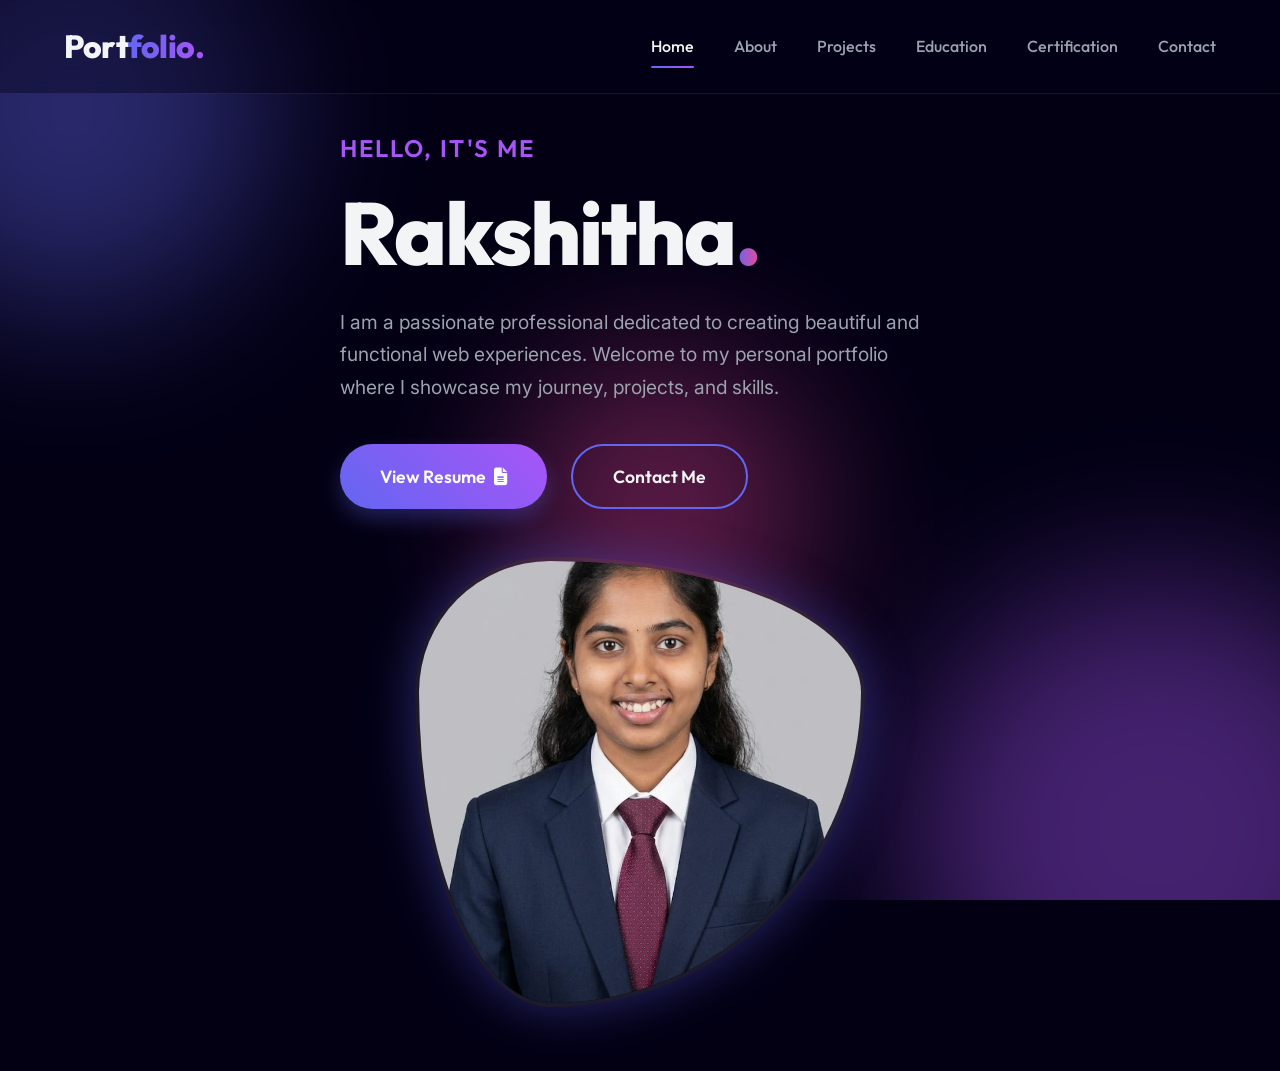
<file: index.html>
<!DOCTYPE html>
<html lang="en">
<head>
    <meta charset="UTF-8">
    <meta name="viewport" content="width=device-width, initial-scale=1.0">
    <title>Portfolio | Home</title>
    <link rel="stylesheet" href="css/styles.css">
    <link href="https://fonts.googleapis.com/css2?family=Inter:wght@300;400;500;600&family=Outfit:wght@400;600;700;800&display=swap" rel="stylesheet">
    <link rel="stylesheet" href="https://cdnjs.cloudflare.com/ajax/libs/font-awesome/6.4.0/css/all.min.css">
</head>
<body>

    <div class="bg-shapes">
        <div class="shape shape-1"></div>
        <div class="shape shape-2"></div>
        <div class="shape shape-3"></div>
    </div>
    <header>
        <a href="index.html" class="logo">Port<span>folio.</span></a>
        <nav class="nav-links">
            <a href="index.html" class="active">Home</a>
            <a href="about.html">About</a>
            <a href="projects.html">Projects</a>
            <a href="education.html">Education</a>
            <a href="certification.html">Certification</a>
            <a href="contact.html">Contact</a>
        </nav>
        <div class="hamburger">
            <i class="fas fa-bars"></i>
        </div>
    </header>

    <section class="hero page-section" id="home">
        <div class="hero-content fade-in">
            <h3>Hello, It's Me</h3>
            <h1>Rakshitha<span>.</span></h1>
            <p>I am a passionate professional dedicated to creating beautiful and functional web experiences. Welcome to my personal portfolio where I showcase my journey, projects, and skills.</p>
            
            <div class="hero-btn-group">
                <a href="resume - Copy.pdf" target="_blank" class="btn">View Resume <i class="fas fa-file-alt" style="margin-left: 8px;"></i></a>
                <a href="contact.html" class="btn btn-outline">Contact Me</a>
            </div>
        </div>

        <div class="hero-image fade-in">
            <div class="img-box">
                <img src="image - Copy.jpeg" alt="Rakshitha">
            </div>
        </div>
    </section>

    <script src="js/script.js"></script>
</body>
</html>
</file>
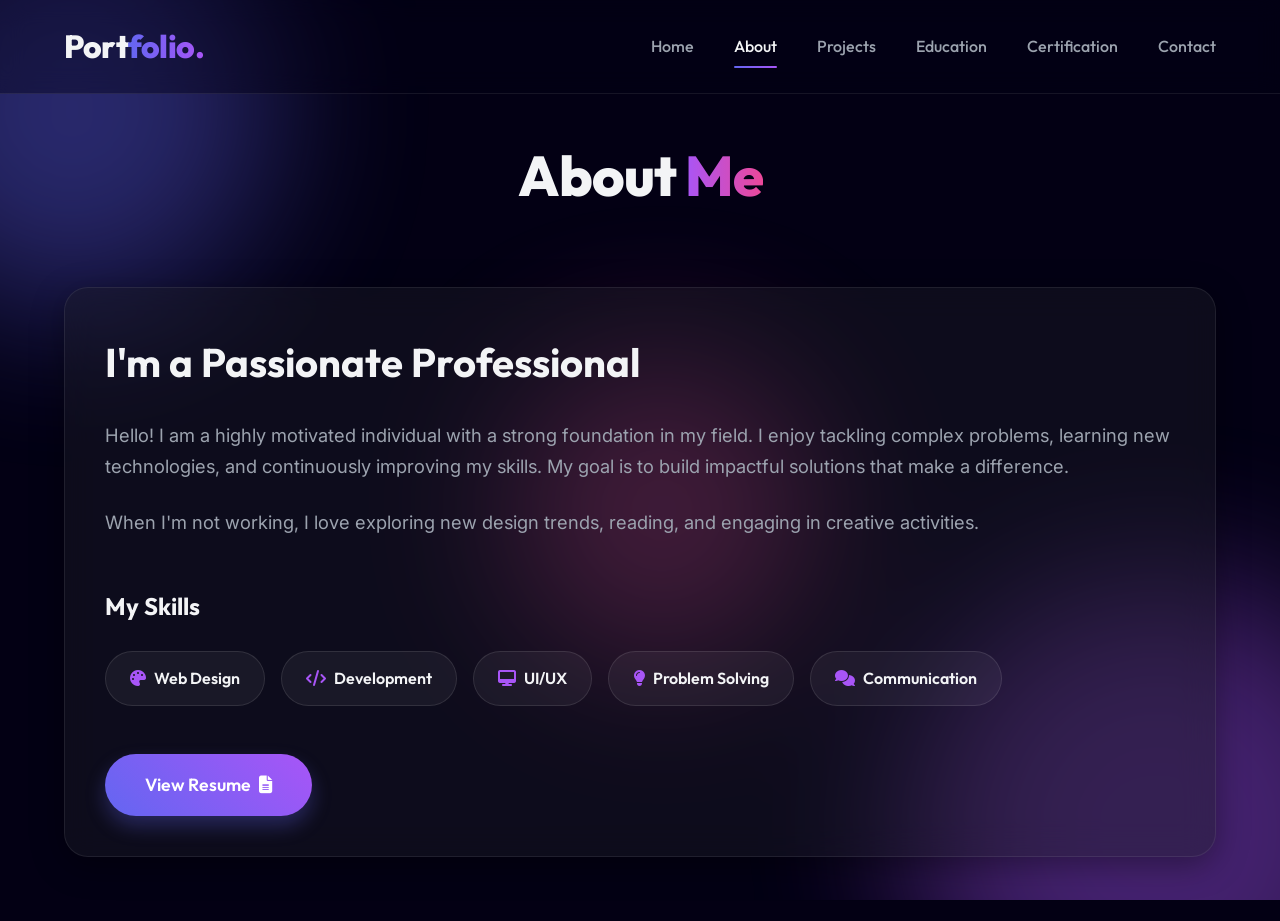
<file: about.html>
<!DOCTYPE html>
<html lang="en">
<head>
    <meta charset="UTF-8">
    <meta name="viewport" content="width=device-width, initial-scale=1.0">
    <title>Portfolio | About</title>
    <link rel="stylesheet" href="css/styles.css">
    <link href="https://fonts.googleapis.com/css2?family=Inter:wght@300;400;500;600&family=Outfit:wght@400;600;700;800&display=swap" rel="stylesheet">
    <link rel="stylesheet" href="https://cdnjs.cloudflare.com/ajax/libs/font-awesome/6.4.0/css/all.min.css">
</head>
<body>

    <div class="bg-shapes">
        <div class="shape shape-1"></div>
        <div class="shape shape-2"></div>
        <div class="shape shape-3"></div>
    </div>
    <header>
        <a href="index.html" class="logo">Port<span>folio.</span></a>
        <nav class="nav-links">
            <a href="index.html">Home</a>
            <a href="about.html" class="active">About</a>
            <a href="projects.html">Projects</a>
            <a href="education.html">Education</a>
            <a href="certification.html">Certification</a>
            <a href="contact.html">Contact</a>
        </nav>
        <div class="hamburger">
            <i class="fas fa-bars"></i>
        </div>
    </header>

    <section id="about" class="page-section">
        <h2 class="section-title fade-in">About <span>Me</span></h2>
        
        <div class="about-content">
            <div class="about-text glass-card fade-in">
                <h2>I'm a Passionate Professional</h2>
                <p>Hello! I am a highly motivated individual with a strong foundation in my field. I enjoy tackling complex problems, learning new technologies, and continuously improving my skills. My goal is to build impactful solutions that make a difference.</p>
                <p>When I'm not working, I love exploring new design trends, reading, and engaging in creative activities.</p>
                
                <div class="skills-container">
                    <h3>My Skills</h3>
                    <div class="skills-grid">
                        <div class="skill-tag"><i class="fas fa-palette"></i> Web Design</div>
                        <div class="skill-tag"><i class="fas fa-code"></i> Development</div>
                        <div class="skill-tag"><i class="fas fa-desktop"></i> UI/UX</div>
                        <div class="skill-tag"><i class="fas fa-lightbulb"></i> Problem Solving</div>
                        <div class="skill-tag"><i class="fas fa-comments"></i> Communication</div>
                    </div>
                </div>

                <div style="margin-top: 3rem;">
                    <a href="resume - Copy.pdf" target="_blank" class="btn">View Resume <i class="fas fa-file-alt" style="margin-left: 8px;"></i></a>
                </div>
            </div>
        </div>
    </section>

    <script src="js/script.js"></script>
</body>
</html>
</file>
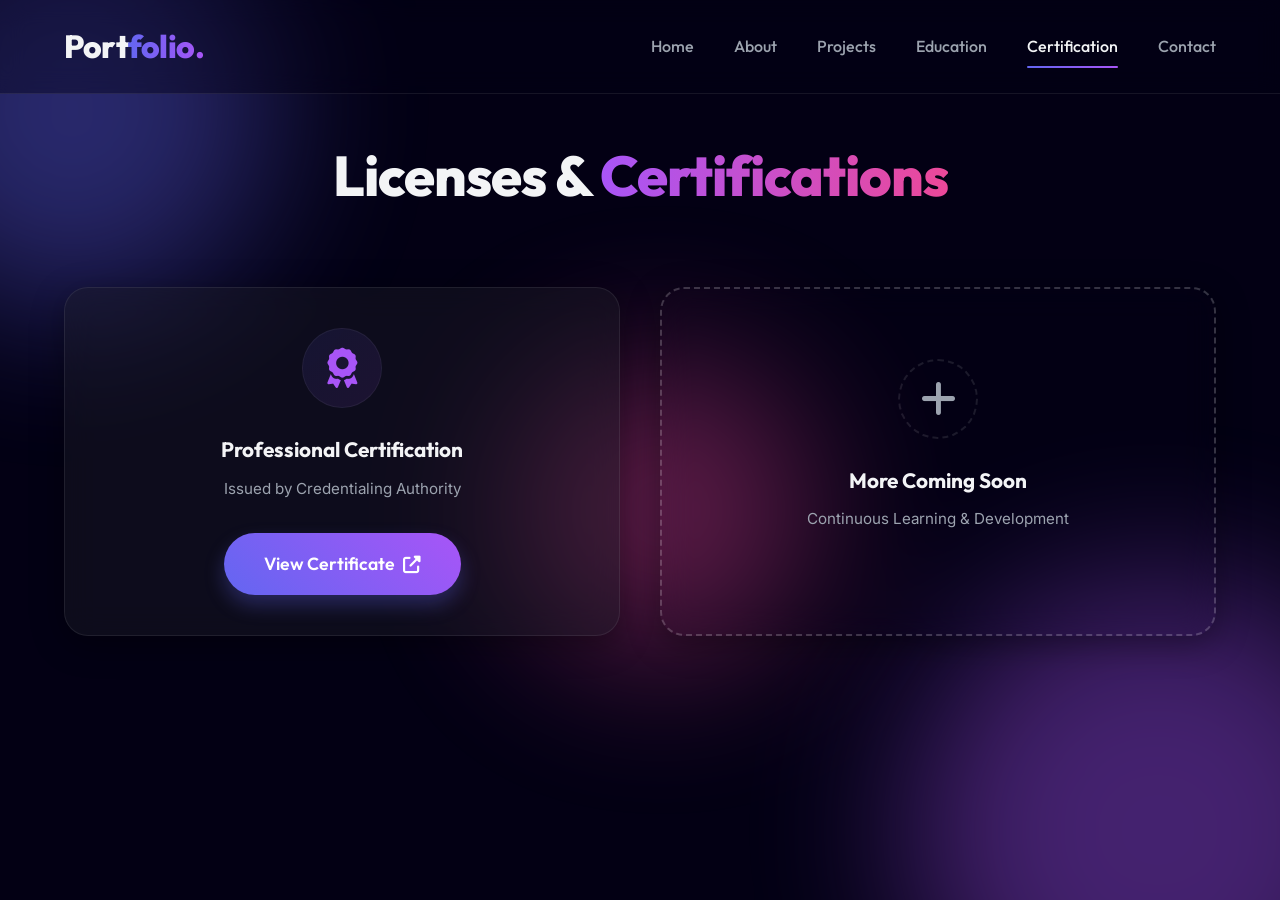
<file: certification.html>
<!DOCTYPE html>
<html lang="en">
<head>
    <meta charset="UTF-8">
    <meta name="viewport" content="width=device-width, initial-scale=1.0">
    <title>Portfolio | Certification</title>
    <link rel="stylesheet" href="css/styles.css">
    <link href="https://fonts.googleapis.com/css2?family=Inter:wght@300;400;500;600&family=Outfit:wght@400;600;700;800&display=swap" rel="stylesheet">
    <link rel="stylesheet" href="https://cdnjs.cloudflare.com/ajax/libs/font-awesome/6.4.0/css/all.min.css">
</head>
<body>

    <div class="bg-shapes">
        <div class="shape shape-1"></div>
        <div class="shape shape-2"></div>
        <div class="shape shape-3"></div>
    </div>
    <header>
        <a href="index.html" class="logo">Port<span>folio.</span></a>
        <nav class="nav-links">
            <a href="index.html">Home</a>
            <a href="about.html">About</a>
            <a href="projects.html">Projects</a>
            <a href="education.html">Education</a>
            <a href="certification.html" class="active">Certification</a>
            <a href="contact.html">Contact</a>
        </nav>
        <div class="hamburger">
            <i class="fas fa-bars"></i>
        </div>
    </header>

    <section id="certification" class="page-section">
        <h2 class="section-title fade-in">Licenses & <span>Certifications</span></h2>
        
        <div class="cert-grid fade-in">
            <!-- Certification Card -->
            <div class="cert-card glass-card">
                <div class="cert-icon">
                    <i class="fas fa-award"></i>
                </div>
                <h3>Professional Certification</h3>
                <p>Issued by Credentialing Authority</p>
                <a href="certificate.pdf" target="_blank" class="btn">View Certificate <i class="fas fa-external-link-alt" style="margin-left: 8px;"></i></a>
            </div>

            <!-- Placeholder for future certifications -->
            <div class="cert-card glass-card" style="border: 2px dashed rgba(255,255,255,0.2); background: transparent;">
                <div class="cert-icon" style="background: transparent; color: var(--text-secondary); border: 2px dashed rgba(255,255,255,0.1);">
                    <i class="fas fa-plus"></i>
                </div>
                <h3>More Coming Soon</h3>
                <p>Continuous Learning & Development</p>
            </div>
        </div>
    </section>

    <script src="js/script.js"></script>
</body>
</html>
</file>
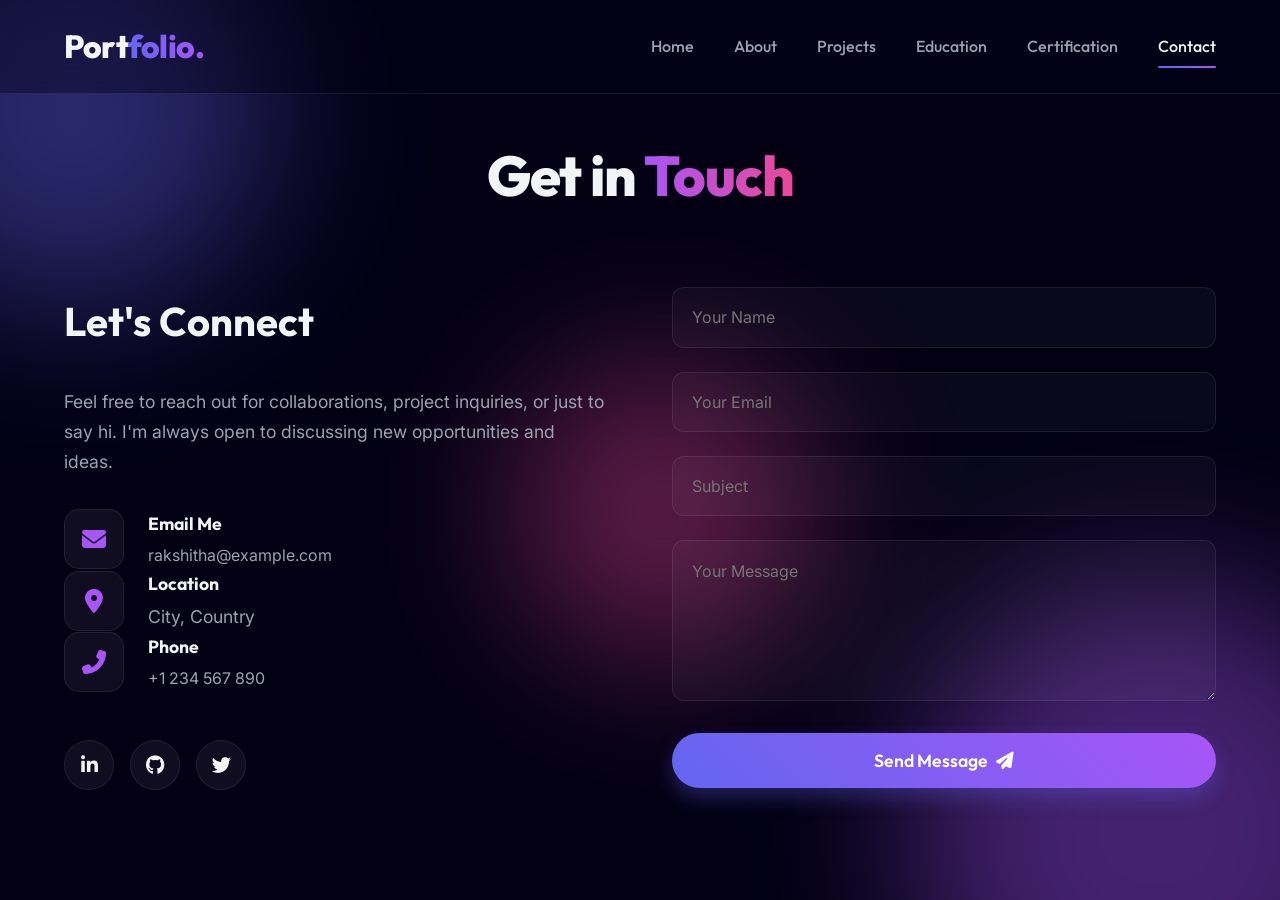
<file: contact.html>
<!DOCTYPE html>
<html lang="en">
<head>
    <meta charset="UTF-8">
    <meta name="viewport" content="width=device-width, initial-scale=1.0">
    <title>Portfolio | Contact</title>
    <link rel="stylesheet" href="css/styles.css">
    <link href="https://fonts.googleapis.com/css2?family=Inter:wght@300;400;500;600&family=Outfit:wght@400;600;700;800&display=swap" rel="stylesheet">
    <link rel="stylesheet" href="https://cdnjs.cloudflare.com/ajax/libs/font-awesome/6.4.0/css/all.min.css">
</head>
<body>

    <div class="bg-shapes">
        <div class="shape shape-1"></div>
        <div class="shape shape-2"></div>
        <div class="shape shape-3"></div>
    </div>

    <header class="glass-header">
        <a href="index.html" class="logo">Port<span>folio.</span></a>
        <nav class="nav-links">
            <a href="index.html">Home</a>
            <a href="about.html">About</a>
            <a href="projects.html">Projects</a>
            <a href="education.html">Education</a>
            <a href="certification.html">Certification</a>
            <a href="contact.html" class="active">Contact</a>
        </nav>
        <div class="hamburger">
            <i class="fas fa-bars"></i>
        </div>
    </header>

    <section id="contact" class="page-section">
        <h2 class="section-title fade-in">Get in <span>Touch</span></h2>
        
        <div class="contact-container fade-in">
            <div class="contact-info">
                <h3>Let's Connect</h3>
                <p>Feel free to reach out for collaborations, project inquiries, or just to say hi. I'm always open to discussing new opportunities and ideas.</p>
                
                <div class="contact-methods">
                    <div class="contact-method">
                        <div class="icon-box">
                            <i class="fas fa-envelope"></i>
                        </div>
                        <div class="info-details">
                            <h4>Email Me</h4>
                            <a href="mailto:rakshitha@example.com">rakshitha@example.com</a>
                        </div>
                    </div>
                    
                    <div class="contact-method">
                        <div class="icon-box">
                            <i class="fas fa-map-marker-alt"></i>
                        </div>
                        <div class="info-details">
                            <h4>Location</h4>
                            <p>City, Country</p>
                        </div>
                    </div>

                    <div class="contact-method">
                        <div class="icon-box">
                            <i class="fas fa-phone-alt"></i>
                        </div>
                        <div class="info-details">
                            <h4>Phone</h4>
                            <a href="tel:+1234567890">+1 234 567 890</a>
                        </div>
                    </div>
                </div>

                <div class="social-links">
                    <a href="#" class="social-btn"><i class="fab fa-linkedin-in"></i></a>
                    <a href="#" class="social-btn"><i class="fab fa-github"></i></a>
                    <a href="#" class="social-btn"><i class="fab fa-twitter"></i></a>
                </div>
            </div>

            <form class="contact-form">
                <div class="input-group">
                    <input type="text" placeholder="Your Name" required>
                </div>
                <div class="input-group">
                    <input type="email" placeholder="Your Email" required>
                </div>
                <div class="input-group">
                    <input type="text" placeholder="Subject" required>
                </div>
                <div class="input-group">
                    <textarea rows="6" placeholder="Your Message" required></textarea>
                </div>
                <button type="submit" class="btn">Send Message <i class="fas fa-paper-plane" style="margin-left: 8px;"></i></button>
            </form>
        </div>
    </section>

    <script src="js/script.js"></script>
</body>
</html>
</file>
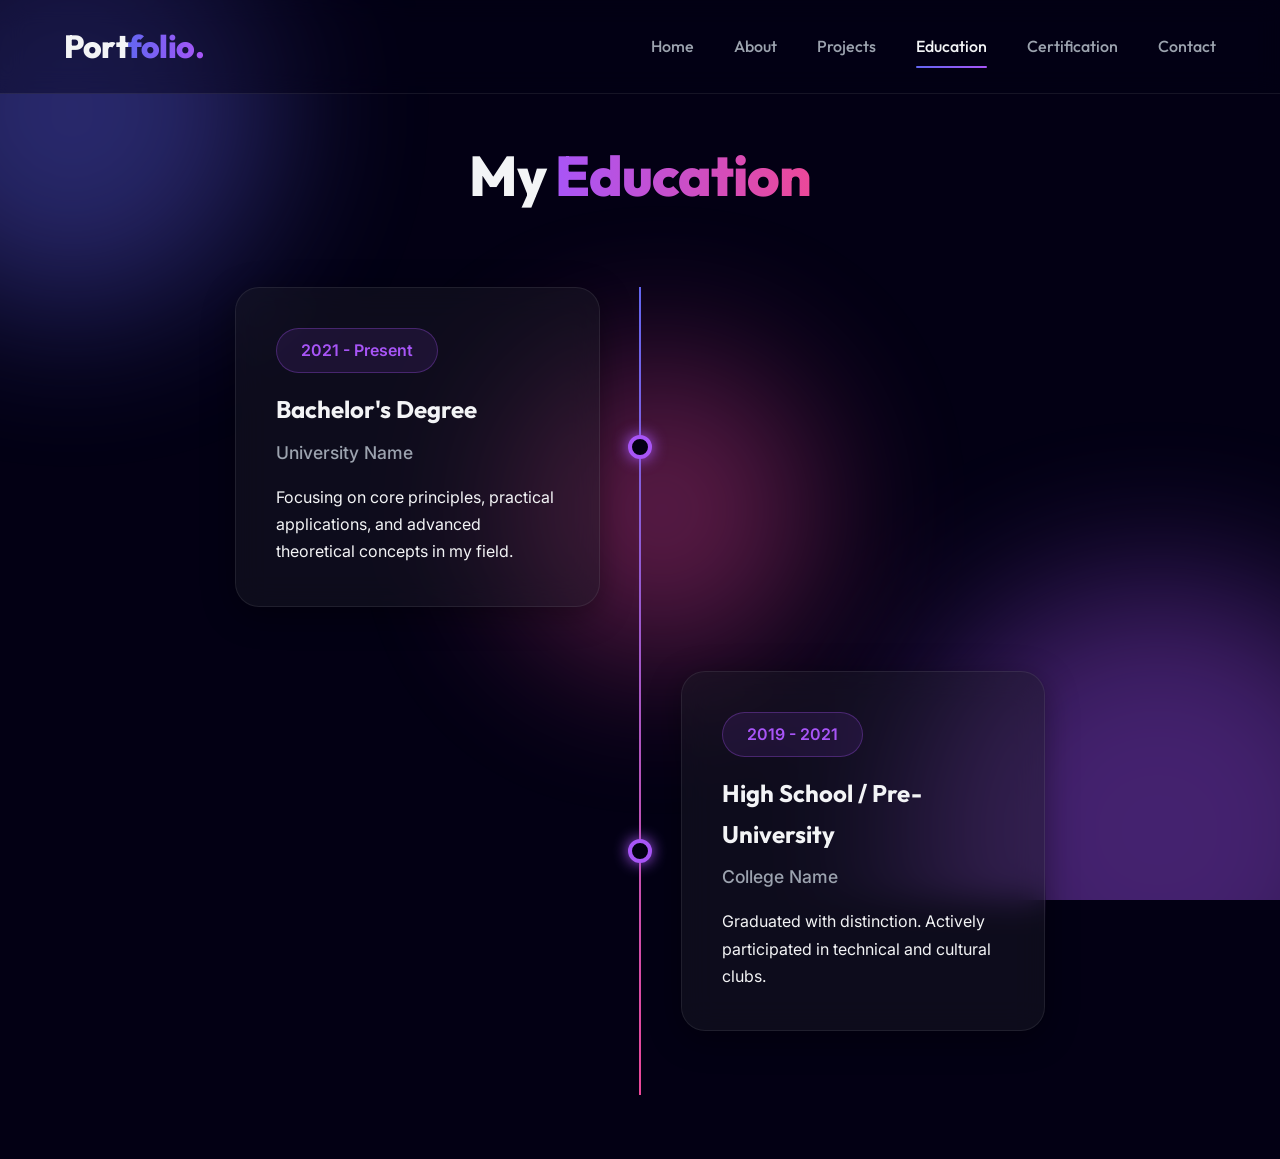
<file: education.html>
<!DOCTYPE html>
<html lang="en">
<head>
    <meta charset="UTF-8">
    <meta name="viewport" content="width=device-width, initial-scale=1.0">
    <title>Portfolio | Education</title>
    <link rel="stylesheet" href="css/styles.css">
    <link href="https://fonts.googleapis.com/css2?family=Inter:wght@300;400;500;600&family=Outfit:wght@400;600;700;800&display=swap" rel="stylesheet">
    <link rel="stylesheet" href="https://cdnjs.cloudflare.com/ajax/libs/font-awesome/6.4.0/css/all.min.css">
</head>
<body>

    <div class="bg-shapes">
        <div class="shape shape-1"></div>
        <div class="shape shape-2"></div>
        <div class="shape shape-3"></div>
    </div>
    <header>
        <a href="index.html" class="logo">Port<span>folio.</span></a>
        <nav class="nav-links">
            <a href="index.html">Home</a>
            <a href="about.html">About</a>
            <a href="projects.html">Projects</a>
            <a href="education.html" class="active">Education</a>
            <a href="certification.html">Certification</a>
            <a href="contact.html">Contact</a>
        </nav>
        <div class="hamburger">
            <i class="fas fa-bars"></i>
        </div>
    </header>

    <section id="education" class="page-section">
        <h2 class="section-title fade-in">My <span>Education</span></h2>
        
        <div class="timeline fade-in">
            <!-- Timeline Item 1 -->
            <div class="timeline-item">
                <div class="timeline-dot"></div>
                <div class="timeline-content glass-card">
                    <span class="timeline-date">2021 - Present</span>
                    <h3>Bachelor's Degree</h3>
                    <h4>University Name</h4>
                    <p>Focusing on core principles, practical applications, and advanced theoretical concepts in my field.</p>
                </div>
            </div>

            <!-- Timeline Item 2 -->
            <div class="timeline-item">
                <div class="timeline-dot"></div>
                <div class="timeline-content glass-card">
                    <span class="timeline-date">2019 - 2021</span>
                    <h3>High School / Pre-University</h3>
                    <h4>College Name</h4>
                    <p>Graduated with distinction. Actively participated in technical and cultural clubs.</p>
                </div>
            </div>
        </div>
    </section>

    <script src="js/script.js"></script>
</body>
</html>
</file>
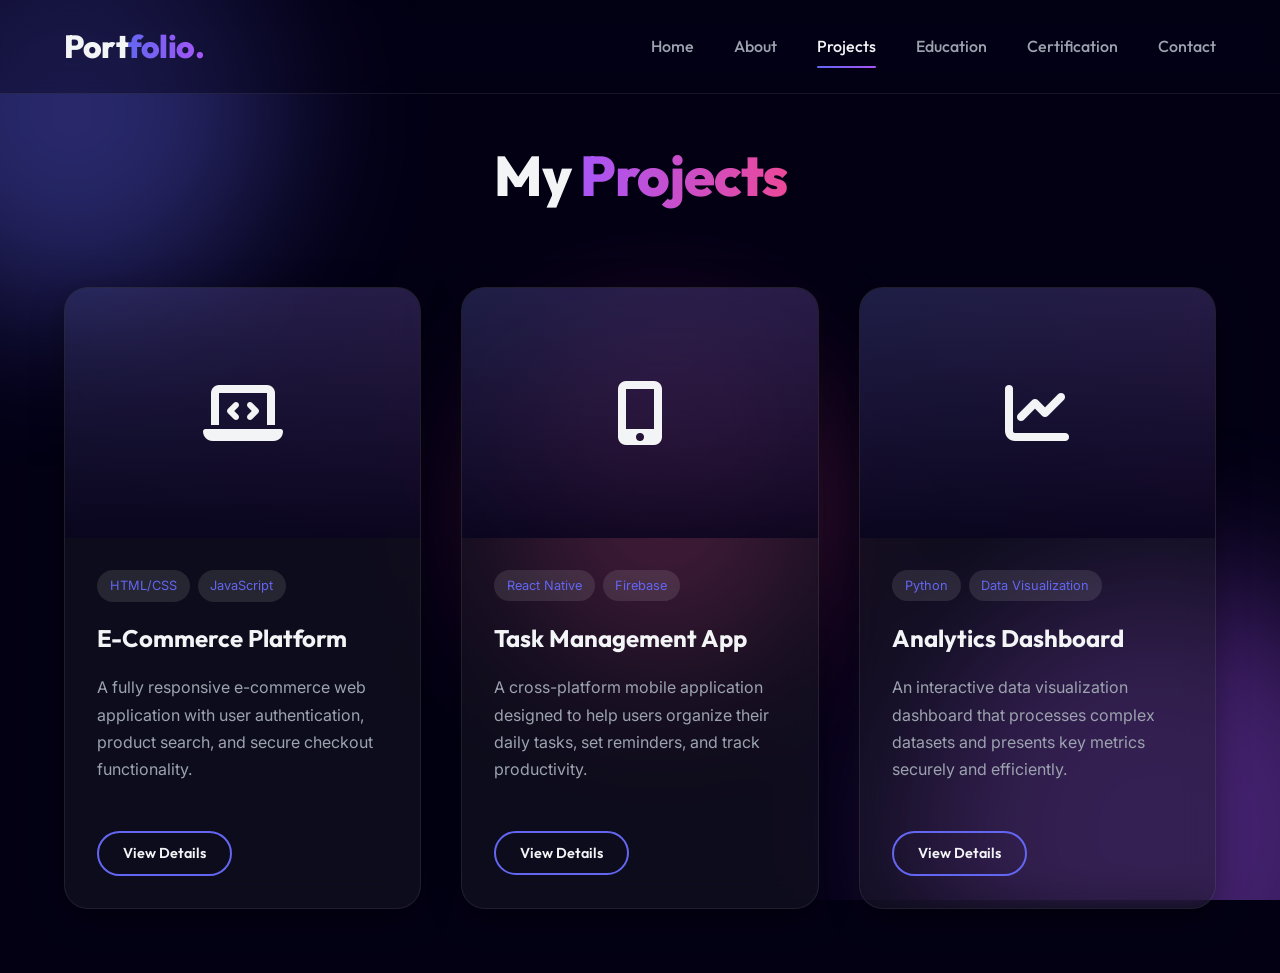
<file: projects.html>
<!DOCTYPE html>
<html lang="en">
<head>
    <meta charset="UTF-8">
    <meta name="viewport" content="width=device-width, initial-scale=1.0">
    <title>Portfolio | Projects</title>
    <link rel="stylesheet" href="css/styles.css">
    <link href="https://fonts.googleapis.com/css2?family=Inter:wght@300;400;500;600&family=Outfit:wght@400;600;700;800&display=swap" rel="stylesheet">
    <link rel="stylesheet" href="https://cdnjs.cloudflare.com/ajax/libs/font-awesome/6.4.0/css/all.min.css">
</head>
<body>

    <div class="bg-shapes">
        <div class="shape shape-1"></div>
        <div class="shape shape-2"></div>
        <div class="shape shape-3"></div>
    </div>
    <header>
        <a href="index.html" class="logo">Port<span>folio.</span></a>
        <nav class="nav-links">
            <a href="index.html">Home</a>
            <a href="about.html">About</a>
            <a href="projects.html" class="active">Projects</a>
            <a href="education.html">Education</a>
            <a href="certification.html">Certification</a>
            <a href="contact.html">Contact</a>
        </nav>
        <div class="hamburger">
            <i class="fas fa-bars"></i>
        </div>
    </header>

    <section id="projects" class="page-section">
        <h2 class="section-title fade-in">My <span>Projects</span></h2>
        
        <div class="projects-grid fade-in">
            <!-- Project 1 -->
            <div class="project-card glass-card">
                <div class="project-img">
                    <i class="fas fa-laptop-code"></i>
                </div>
                <div class="project-info">
                    <div class="project-tags">
                        <span>HTML/CSS</span>
                        <span>JavaScript</span>
                    </div>
                    <h3>E-Commerce Platform</h3>
                    <p>A fully responsive e-commerce web application with user authentication, product search, and secure checkout functionality.</p>
                    <a href="#" class="btn btn-outline" style="padding: 0.5rem 1.5rem; font-size: 0.9rem; align-self: flex-start; margin-top: 1rem;">View Details</a>
                </div>
            </div>

            <!-- Project 2 -->
            <div class="project-card glass-card">
                <div class="project-img">
                    <i class="fas fa-mobile-alt"></i>
                </div>
                <div class="project-info">
                    <div class="project-tags">
                        <span>React Native</span>
                        <span>Firebase</span>
                    </div>
                    <h3>Task Management App</h3>
                    <p>A cross-platform mobile application designed to help users organize their daily tasks, set reminders, and track productivity.</p>
                    <a href="#" class="btn btn-outline" style="padding: 0.5rem 1.5rem; font-size: 0.9rem; align-self: flex-start; margin-top: 1rem;">View Details</a>
                </div>
            </div>

            <!-- Project 3 -->
            <div class="project-card glass-card">
                <div class="project-img">
                    <i class="fas fa-chart-line"></i>
                </div>
                <div class="project-info">
                    <div class="project-tags">
                        <span>Python</span>
                        <span>Data Visualization</span>
                    </div>
                    <h3>Analytics Dashboard</h3>
                    <p>An interactive data visualization dashboard that processes complex datasets and presents key metrics securely and efficiently.</p>
                    <a href="#" class="btn btn-outline" style="padding: 0.5rem 1.5rem; font-size: 0.9rem; align-self: flex-start; margin-top: 1rem;">View Details</a>
                </div>
            </div>
        </div>
    </section>

    <script src="js/script.js"></script>
</body>
</html>
</file>
<file: css/styles.css>
:root {
  /* Dynamic Premium Dark Theme */
  --bg-color: #030014;
  --surface-color: rgba(30, 30, 40, 0.4);
  --surface-hover: rgba(50, 50, 70, 0.5);
  --text-primary: #f3f4f6;
  --text-secondary: #9ca3af;
  --accent-primary: #6366f1; /* Indigo */
  --accent-secondary: #a855f7; /* Purple */
  --accent-tertiary: #ec4899; /* Pink */
  
  --glass-border: rgba(255, 255, 255, 0.08);
  --glass-shadow: 0 8px 32px 0 rgba(0, 0, 0, 0.37);
  
  /* Typography */
  --font-main: 'Inter', sans-serif;
  --font-heading: 'Outfit', sans-serif;
  --transition: all 0.4s cubic-bezier(0.4, 0, 0.2, 1);
}

* {
  margin: 0;
  padding: 0;
  box-sizing: border-box;
}

body {
  background-color: var(--bg-color);
  color: var(--text-primary);
  font-family: var(--font-main);
  line-height: 1.7;
  overflow-x: hidden;
  position: relative;
}

/* Background Animated Shapes */
.bg-shapes {
  position: fixed;
  top: 0;
  left: 0;
  width: 100vw;
  height: 100vh;
  z-index: -1;
  overflow: hidden;
  pointer-events: none;
}

.shape {
  position: absolute;
  filter: blur(80px);
  border-radius: 50%;
  opacity: 0.4;
  animation: float-shape 20s infinite alternate;
}

.shape-1 {
  background: var(--accent-primary);
  width: 400px;
  height: 400px;
  top: -10%;
  left: -10%;
  animation-delay: 0s;
}

.shape-2 {
  background: var(--accent-secondary);
  width: 500px;
  height: 500px;
  bottom: -20%;
  right: -10%;
  animation-delay: -5s;
}

.shape-3 {
  background: var(--accent-tertiary);
  width: 300px;
  height: 300px;
  top: 40%;
  left: 40%;
  animation-delay: -10s;
}

@keyframes float-shape {
  0% { transform: translate(0, 0) rotate(0deg); }
  50% { transform: translate(100px, 50px) rotate(180deg); }
  100% { transform: translate(-50px, 150px) rotate(360deg); }
}

a {
  text-decoration: none;
  color: inherit;
}

ul {
  list-style: none;
}

/* Glass Header */
header {
  position: fixed;
  top: 0;
  width: 100%;
  padding: 1.2rem 5%;
  display: flex;
  justify-content: space-between;
  align-items: center;
  background: rgba(3, 0, 20, 0.4);
  backdrop-filter: blur(12px);
  -webkit-backdrop-filter: blur(12px);
  z-index: 1000;
  border-bottom: 1px solid var(--glass-border);
  transition: var(--transition);
}

header.scrolled {
  padding: 1rem 5%;
  background: rgba(3, 0, 20, 0.8);
  box-shadow: 0 10px 30px rgba(0,0,0,0.5);
}

.logo {
  font-family: var(--font-heading);
  font-size: 2rem;
  font-weight: 800;
  color: var(--text-primary);
  letter-spacing: -0.5px;
}

.logo span {
  background: linear-gradient(to right, var(--accent-primary), var(--accent-secondary));
  -webkit-background-clip: text;
  -webkit-text-fill-color: transparent;
}

.nav-links {
  display: flex;
  gap: 2.5rem;
}

.nav-links a {
  font-family: var(--font-heading);
  font-size: 1rem;
  font-weight: 500;
  color: var(--text-secondary);
  transition: var(--transition);
  position: relative;
  padding: 0.5rem 0;
}

.nav-links a:hover,
.nav-links a.active {
  color: var(--text-primary);
}

.nav-links a::after {
  content: '';
  position: absolute;
  width: 0;
  height: 2px;
  background: linear-gradient(to right, var(--accent-primary), var(--accent-secondary));
  bottom: 0;
  left: 0;
  transition: var(--transition);
  border-radius: 2px;
}

.nav-links a:hover::after,
.nav-links a.active::after {
  width: 100%;
}

.hamburger {
  display: none;
  cursor: pointer;
  font-size: 1.5rem;
  color: var(--text-primary);
  z-index: 1001;
}

/* Sections */
.page-section {
  min-height: 100vh;
  padding: 8rem 5% 4rem;
  display: flex;
  flex-direction: column;
}

.section-title {
  font-family: var(--font-heading);
  text-align: center;
  font-size: 3.5rem;
  font-weight: 800;
  margin-bottom: 4rem;
  color: var(--text-primary);
  letter-spacing: -1px;
}

.section-title span {
  background: linear-gradient(to right, var(--accent-secondary), var(--accent-tertiary));
  -webkit-background-clip: text;
  -webkit-text-fill-color: transparent;
}

/* Buttons */
.btn {
  font-family: var(--font-heading);
  display: inline-flex;
  align-items: center;
  justify-content: center;
  padding: 1rem 2.5rem;
  background: linear-gradient(45deg, var(--accent-primary), var(--accent-secondary));
  color: #fff;
  border-radius: 50px;
  font-weight: 600;
  font-size: 1.1rem;
  transition: var(--transition);
  border: none;
  box-shadow: 0 10px 20px rgba(99, 102, 241, 0.3);
  position: relative;
  overflow: hidden;
  z-index: 1;
  cursor: pointer;
}

.btn::before {
  content: '';
  position: absolute;
  top: 0;
  left: 0;
  width: 100%;
  height: 100%;
  background: linear-gradient(45deg, var(--accent-secondary), var(--accent-tertiary));
  z-index: -1;
  transition: var(--transition);
  opacity: 0;
}

.btn:hover::before {
  opacity: 1;
}

.btn:hover {
  transform: translateY(-3px);
  box-shadow: 0 15px 25px rgba(168, 85, 247, 0.4);
}

.btn-outline {
  background: transparent;
  color: var(--text-primary);
  border: 2px solid var(--accent-primary);
  box-shadow: none;
}

.btn-outline::before {
  background: var(--accent-primary);
}

.btn-outline:hover {
  color: #fff;
  border-color: transparent;
  box-shadow: 0 10px 20px rgba(99, 102, 241, 0.3);
}

/* Hero Section */
.hero {
  display: flex;
  align-items: center;
  justify-content: space-between;
  gap: 3rem;
  min-height: 100vh;
  padding: 8rem 5% 4rem;
}

.hero-content {
  flex: 1;
}

.hero-content h3 {
  font-family: var(--font-heading);
  font-size: 1.5rem;
  color: var(--accent-secondary);
  font-weight: 600;
  margin-bottom: 1rem;
  letter-spacing: 2px;
  text-transform: uppercase;
}

.hero-content h1 {
  font-family: var(--font-heading);
  font-size: 5.5rem;
  font-weight: 800;
  line-height: 1.1;
  margin-bottom: 1.5rem;
  letter-spacing: -2px;
}

.hero-content h1 span {
  background: linear-gradient(to right, var(--accent-primary), var(--accent-tertiary));
  -webkit-background-clip: text;
  -webkit-text-fill-color: transparent;
}

.hero-content p {
  color: var(--text-secondary);
  font-size: 1.2rem;
  margin-bottom: 2.5rem;
  max-width: 600px;
}

.hero-btn-group {
  display: flex;
  gap: 1.5rem;
}

.hero-image {
  flex: 1;
  display: flex;
  justify-content: flex-end;
  position: relative;
}

.img-box {
  width: 450px;
  height: 450px;
  border-radius: 30% 70% 70% 30% / 30% 30% 70% 70%;
  overflow: hidden;
  border: 4px solid rgba(255, 255, 255, 0.1);
  box-shadow: 0 0 50px rgba(99, 102, 241, 0.4);
  position: relative;
  animation: morph 8s ease-in-out infinite, float 6s ease-in-out infinite;
}

.img-box img {
  width: 100%;
  height: 100%;
  object-fit: cover;
  transition: var(--transition);
}

.img-box:hover img {
  transform: scale(1.1);
}

@keyframes morph {
  0% { border-radius: 30% 70% 70% 30% / 30% 30% 70% 70%; }
  25% { border-radius: 58% 42% 75% 25% / 76% 46% 54% 24%; }
  50% { border-radius: 50% 50% 33% 67% / 55% 27% 73% 45%; }
  75% { border-radius: 33% 67% 58% 42% / 63% 68% 32% 37%; }
  100% { border-radius: 30% 70% 70% 30% / 30% 30% 70% 70%; }
}

@keyframes float {
  0% { transform: translateY(0); }
  50% { transform: translateY(-20px); }
  100% { transform: translateY(0); }
}

/* Glass Card Style */
.glass-card {
  background: var(--surface-color);
  backdrop-filter: blur(16px);
  -webkit-backdrop-filter: blur(16px);
  border: 1px solid var(--glass-border);
  border-radius: 24px;
  padding: 2.5rem;
  box-shadow: var(--glass-shadow);
  transition: var(--transition);
}

.glass-card:hover {
  transform: translateY(-10px);
  background: var(--surface-hover);
  border-color: rgba(255, 255, 255, 0.2);
}

/* About Section */
.about-content {
  display: flex;
  gap: 4rem;
  align-items: center;
}

.about-text {
  flex: 1;
}

.about-text h2 {
  font-family: var(--font-heading);
  font-size: 2.5rem;
  margin-bottom: 1.5rem;
  color: var(--text-primary);
}

.about-text p {
  color: var(--text-secondary);
  margin-bottom: 1.5rem;
  font-size: 1.15rem;
}

.skills-container {
  margin-top: 3rem;
}

.skills-container h3 {
  font-family: var(--font-heading);
  font-size: 1.5rem;
  margin-bottom: 1.5rem;
}

.skills-grid {
  display: flex;
  flex-wrap: wrap;
  gap: 1rem;
}

.skill-tag {
  background: rgba(255, 255, 255, 0.05);
  padding: 0.8rem 1.5rem;
  border-radius: 50px;
  font-family: var(--font-heading);
  font-weight: 600;
  color: var(--text-primary);
  border: 1px solid rgba(255,255,255,0.1);
  transition: var(--transition);
  display: flex;
  align-items: center;
  gap: 0.5rem;
}

.skill-tag i {
  color: var(--accent-secondary);
}

.skill-tag:hover {
  background: linear-gradient(45deg, var(--accent-primary), var(--accent-secondary));
  border-color: transparent;
  transform: translateY(-3px);
  box-shadow: 0 10px 20px rgba(99, 102, 241, 0.3);
}

/* Projects Section */
.projects-grid {
  display: grid;
  grid-template-columns: repeat(auto-fit, minmax(350px, 1fr));
  gap: 2.5rem;
}

.project-card {
  padding: 0;
  overflow: hidden;
  display: flex;
  flex-direction: column;
}

.project-img {
  width: 100%;
  height: 250px;
  background: linear-gradient(135deg, rgba(99,102,241,0.2), rgba(168,85,247,0.2));
  display: flex;
  align-items: center;
  justify-content: center;
  color: rgba(255,255,255,0.5);
  position: relative;
  overflow: hidden;
}

.project-img::after {
  content: '';
  position: absolute;
  top: 0;
  left: 0;
  width: 100%;
  height: 100%;
  background: linear-gradient(to bottom, transparent, rgba(3,0,20,0.8));
}

.project-img i {
  z-index: 1;
  font-size: 4rem;
  color: var(--text-primary);
  transition: var(--transition);
}

.project-card:hover .project-img i {
  transform: scale(1.2);
  color: var(--accent-secondary);
}

.project-info {
  padding: 2rem;
  flex: 1;
  display: flex;
  flex-direction: column;
}

.project-tags {
  display: flex;
  gap: 0.5rem;
  margin-bottom: 1rem;
}

.project-tags span {
  font-size: 0.8rem;
  padding: 0.3rem 0.8rem;
  background: rgba(255,255,255,0.1);
  border-radius: 20px;
  color: var(--accent-primary);
}

.project-info h3 {
  font-family: var(--font-heading);
  font-size: 1.5rem;
  margin-bottom: 1rem;
  color: var(--text-primary);
}

.project-info p {
  color: var(--text-secondary);
  font-size: 1rem;
  margin-bottom: 2rem;
  flex: 1;
}

/* Timeline (Education) */
.timeline {
  max-width: 900px;
  margin: 0 auto;
  position: relative;
}

.timeline::before {
  content: '';
  position: absolute;
  width: 2px;
  height: 100%;
  background: linear-gradient(to bottom, var(--accent-primary), var(--accent-tertiary));
  left: 50%;
  transform: translateX(-50%);
}

.timeline-item {
  width: 100%;
  margin-bottom: 4rem;
  position: relative;
  display: flex;
  justify-content: space-between;
  align-items: center;
}

.timeline-item:nth-child(even) {
  flex-direction: row-reverse;
}

.timeline-dot {
  position: absolute;
  width: 24px;
  height: 24px;
  background: var(--bg-color);
  border: 4px solid var(--accent-secondary);
  border-radius: 50%;
  left: 50%;
  transform: translateX(-50%);
  box-shadow: 0 0 15px var(--accent-secondary);
  z-index: 1;
  transition: var(--transition);
}

.timeline-item:hover .timeline-dot {
  background: var(--accent-secondary);
  transform: translateX(-50%) scale(1.3);
}

.timeline-content {
  width: 45%;
}

.timeline-date {
  display: inline-block;
  padding: 0.5rem 1.5rem;
  background: rgba(168, 85, 247, 0.1);
  color: var(--accent-secondary);
  border-radius: 50px;
  font-weight: 600;
  margin-bottom: 1rem;
  border: 1px solid rgba(168, 85, 247, 0.3);
}

.timeline-content h3 {
  font-family: var(--font-heading);
  font-size: 1.5rem;
  margin-bottom: 0.5rem;
  color: var(--text-primary);
}

.timeline-content h4 {
  font-size: 1.1rem;
  color: var(--text-secondary);
  font-weight: 500;
  margin-bottom: 1rem;
}

/* Certifications */
.cert-grid {
  display: grid;
  grid-template-columns: repeat(auto-fit, minmax(300px, 1fr));
  gap: 2.5rem;
}

.cert-card {
  text-align: center;
  display: flex;
  flex-direction: column;
  align-items: center;
  justify-content: center;
}

.cert-icon {
  width: 80px;
  height: 80px;
  background: linear-gradient(135deg, rgba(99,102,241,0.1), rgba(168,85,247,0.1));
  border-radius: 50%;
  display: flex;
  align-items: center;
  justify-content: center;
  font-size: 2.5rem;
  color: var(--accent-secondary);
  margin-bottom: 1.5rem;
  border: 1px solid rgba(255,255,255,0.05);
  transition: var(--transition);
}

.cert-card:hover .cert-icon {
  transform: scale(1.1) rotate(10deg);
  background: linear-gradient(135deg, var(--accent-primary), var(--accent-secondary));
  color: #fff;
}

.cert-card h3 {
  font-family: var(--font-heading);
  font-size: 1.3rem;
  margin-bottom: 0.5rem;
}

.cert-card p {
  color: var(--text-secondary);
  margin-bottom: 2rem;
  font-size: 0.95rem;
}

/* Contact Section */
.contact-container {
  display: grid;
  grid-template-columns: 1fr 1fr;
  gap: 4rem;
  max-width: 1200px;
  margin: 0 auto;
}

.contact-info {
  display: flex;
  flex-direction: column;
  gap: 2rem;
}

.contact-info h3 {
  font-family: var(--font-heading);
  font-size: 2.5rem;
  color: var(--text-primary);
}

.contact-info p {
  color: var(--text-secondary);
  font-size: 1.1rem;
}

.contact-method {
  display: flex;
  align-items: center;
  gap: 1.5rem;
}

.icon-box {
  width: 60px;
  height: 60px;
  background: rgba(255,255,255,0.05);
  border-radius: 15px;
  display: flex;
  align-items: center;
  justify-content: center;
  font-size: 1.5rem;
  color: var(--accent-secondary);
  border: 1px solid var(--glass-border);
  transition: var(--transition);
}

.contact-method:hover .icon-box {
  background: var(--accent-secondary);
  color: #fff;
  transform: translateY(-5px);
}

.info-details h4 {
  font-family: var(--font-heading);
  font-size: 1.1rem;
  margin-bottom: 0.2rem;
}

.info-details a, .info-details p {
  color: var(--text-secondary);
  transition: var(--transition);
}

.info-details a:hover {
  color: var(--accent-secondary);
}

.social-links {
  display: flex;
  gap: 1rem;
  margin-top: 1rem;
}

.social-btn {
  width: 50px;
  height: 50px;
  border-radius: 50%;
  background: rgba(255,255,255,0.05);
  display: flex;
  align-items: center;
  justify-content: center;
  font-size: 1.2rem;
  color: var(--text-primary);
  border: 1px solid var(--glass-border);
  transition: var(--transition);
}

.social-btn:hover {
  background: linear-gradient(45deg, var(--accent-primary), var(--accent-secondary));
  transform: translateY(-5px);
  border-color: transparent;
}

.contact-form {
  display: flex;
  flex-direction: column;
  gap: 1.5rem;
}

.input-group input,
.input-group textarea {
  width: 100%;
  padding: 1.2rem;
  background: rgba(255,255,255,0.03);
  border: 1px solid var(--glass-border);
  border-radius: 12px;
  color: var(--text-primary);
  font-family: var(--font-main);
  font-size: 1rem;
  transition: var(--transition);
}

.input-group textarea {
  resize: vertical;
}

.input-group input:focus,
.input-group textarea:focus {
  outline: none;
  border-color: var(--accent-secondary);
  background: rgba(255,255,255,0.05);
  box-shadow: 0 0 15px rgba(168,85,247,0.2);
}

/* Animations */
.fade-in {
  opacity: 0;
  transform: translateY(40px);
  transition: opacity 1s cubic-bezier(0.4, 0, 0.2, 1), transform 1s cubic-bezier(0.4, 0, 0.2, 1);
}

.fade-in.appear {
  opacity: 1;
  transform: translateY(0);
}

/* Responsive */
@media (max-width: 1024px) {
  .hero-content h1 { font-size: 4rem; }
  .img-box { width: 350px; height: 350px; }
  .contact-container { grid-template-columns: 1fr; }
}

@media (max-width: 768px) {
  .hamburger { display: block; }
  .nav-links {
    position: absolute;
    top: 100%;
    left: 0;
    width: 100%;
    background: rgba(3, 0, 20, 0.95);
    backdrop-filter: blur(20px);
    flex-direction: column;
    text-align: center;
    padding: 2rem 0;
    gap: 2rem;
    clip-path: polygon(0 0, 100% 0, 100% 0, 0 0);
    transition: var(--transition);
    border-bottom: 1px solid var(--glass-border);
  }
  .nav-links.active {
    clip-path: polygon(0 0, 100% 0, 100% 100%, 0 100%);
  }
  
  .hero { flex-direction: column; text-align: center; gap: 4rem; padding-top: 10rem;}
  .hero-content h1 { font-size: 3.5rem; }
  .hero-btn-group { justify-content: center; }
  
  .about-content { flex-direction: column; }
  .about-text h2 { text-align: center; }
  .skills-grid { justify-content: center; }
  
  .timeline::before { left: 0; }
  .timeline-item, .timeline-item:nth-child(even) { flex-direction: column; align-items: flex-end;}
  .timeline-dot { left: 0; transform: translateX(-5px); }
  .timeline-item:hover .timeline-dot { transform: translateX(-5px) scale(1.3); }
  .timeline-content { width: 90%; }
}
</file>
